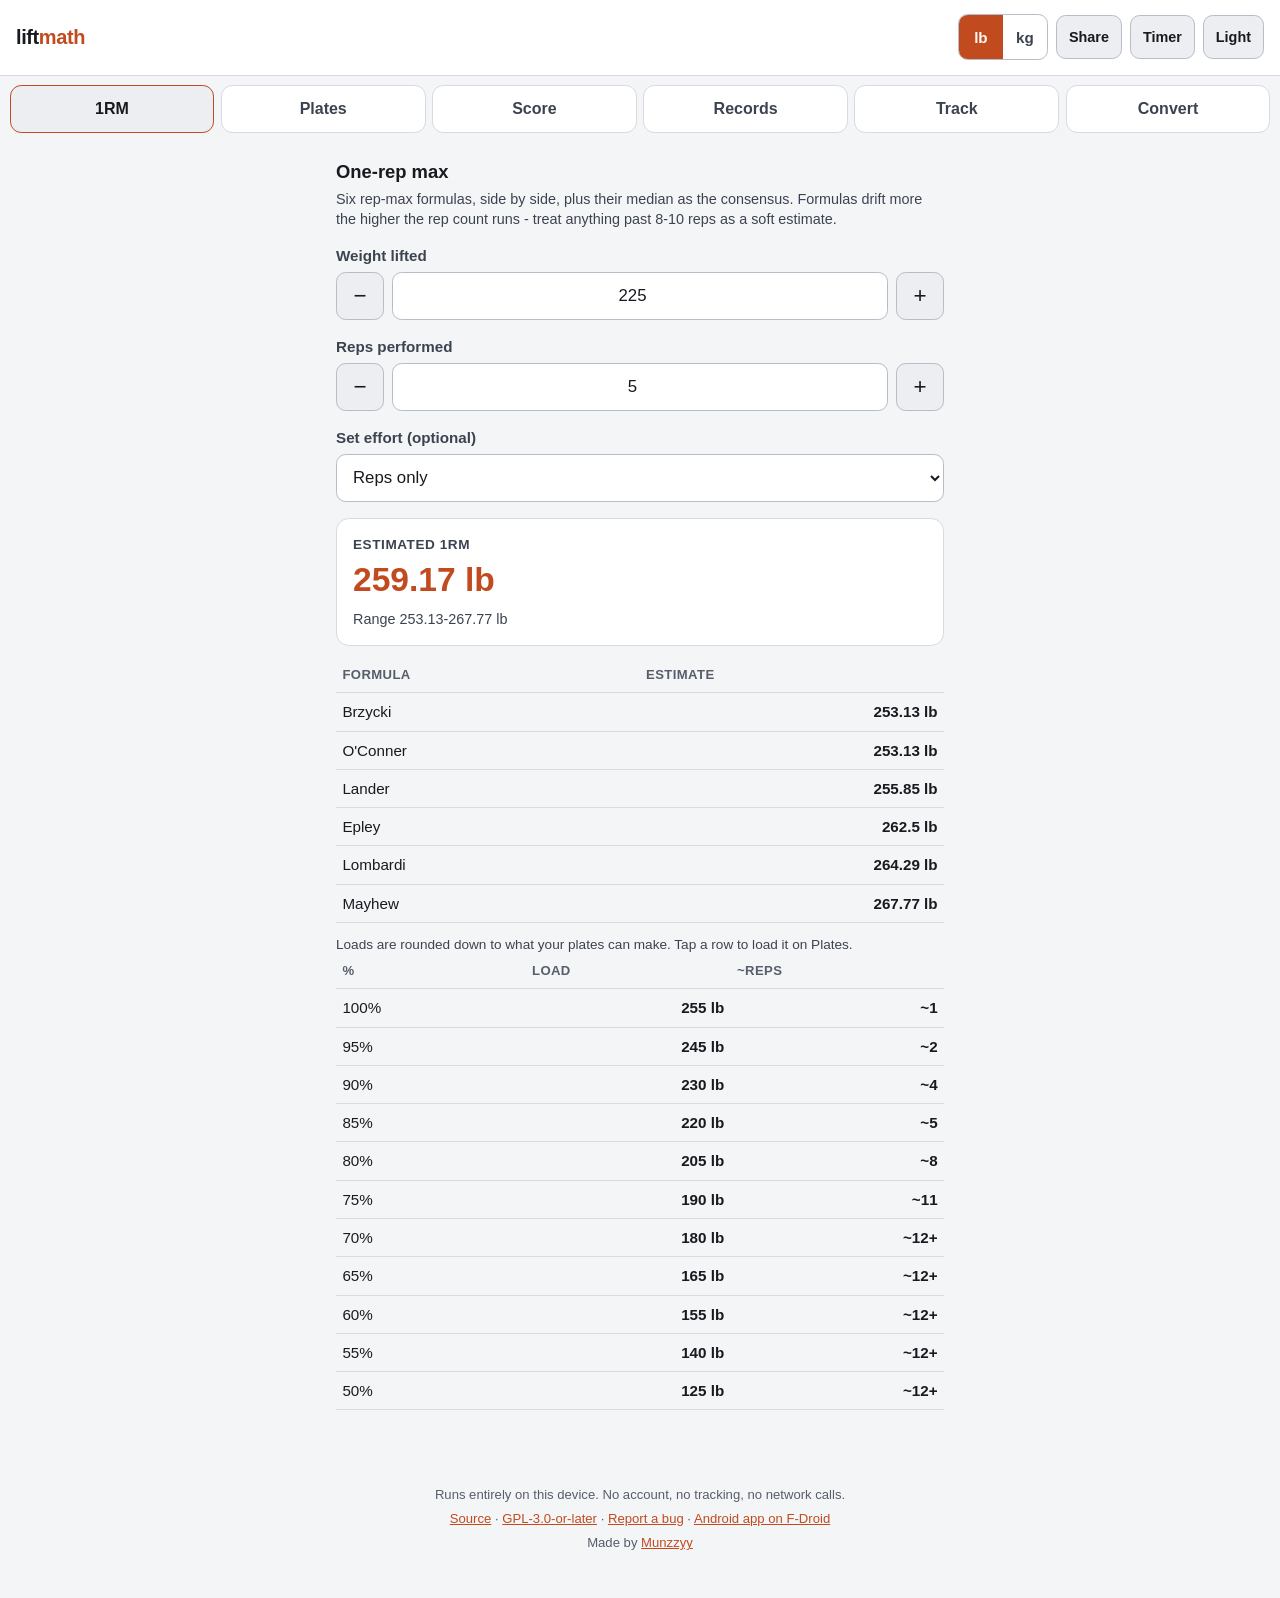
<file: web/index.html>
<!DOCTYPE html>
<html lang="en">
<head>
<meta charset="UTF-8" />
<meta name="viewport" content="width=device-width, initial-scale=1" />
<title>liftmath - 1RM, plates, strength score</title>
<meta name="description" content="Gym calculators: 1RM consensus, plate loading with a barbell diagram, Wilks/DOTS/IPF GL strength scores, and records for powerlifting, strongman, grip, and track &amp; field (world, college, high school). Free, works offline, no account, no ads." />
<meta property="og:title" content="liftmath - 1RM, plates, strength score" />
<meta property="og:description" content="Gym calculators: 1RM consensus, plate loading, Wilks/DOTS/IPF GL strength scores, and records. Free, works offline, no account, no ads." />
<meta property="og:type" content="website" />
<meta property="og:url" content="https://liftmath.munzzyy.dev/" />
<meta property="og:image" content="https://liftmath.munzzyy.dev/social-card.png" />
<meta property="og:image:width" content="1200" />
<meta property="og:image:height" content="630" />
<meta name="twitter:card" content="summary_large_image" />
<meta name="twitter:title" content="liftmath - 1RM, plates, strength score" />
<meta name="twitter:description" content="Gym calculators: 1RM consensus, plate loading, Wilks/DOTS/IPF GL strength scores, and records. Free, works offline, no account, no ads." />
<meta name="twitter:image" content="https://liftmath.munzzyy.dev/social-card.png" />
<link rel="canonical" href="https://liftmath.munzzyy.dev/" />
<meta name="theme-color" content="#101216" />
<meta http-equiv="Content-Security-Policy" content="default-src 'self'; script-src 'self' 'sha256-fWIjZPuIDRs11lC0LAjuD/hjoJVyn2ZdQ9oS2icIdXg='; style-src 'self'; img-src 'self'; connect-src 'self'; base-uri 'none'; form-action 'none'; frame-ancestors 'none'" />
<script>
(function () {
  try {
    var t = localStorage.getItem("liftmath:theme");
    if (t === "light" || t === "dark") document.documentElement.setAttribute("data-theme", t);
  } catch (e) {}
})();
</script>
<link rel="manifest" href="manifest.json" />
<link rel="icon" href="icons/icon-192.png" />
<link rel="apple-touch-icon" href="icons/icon-192.png" />
<link rel="stylesheet" href="css/styles.css" />
<script type="application/ld+json">
{
  "@context": "https://schema.org",
  "@type": "WebApplication",
  "name": "liftmath",
  "description": "Gym calculators: 1RM consensus, plate loading with a barbell diagram, Wilks/DOTS/IPF GL strength scores, and records for powerlifting, strongman, grip, and track & field.",
  "url": "https://liftmath.munzzyy.dev/",
  "applicationCategory": "HealthApplication",
  "operatingSystem": "Any",
  "offers": {
    "@type": "Offer",
    "price": "0",
    "priceCurrency": "USD"
  }
}
</script>
</head>
<body>
<a class="visually-hidden" href="#main-content" id="skip-link">Skip to content</a>
<div class="visually-hidden" role="status" id="status-announcer"></div>

<header class="app-header">
  <h1 class="app-title"><span id="app-title-lift">lift</span><span class="accent" id="app-title-math">math</span></h1>
  <div class="header-controls">
    <div class="unit-toggle" role="group" aria-label="Weight unit" id="unit-toggle-group">
      <button type="button" id="unit-lb" aria-pressed="true">lb</button>
      <button type="button" id="unit-kg" aria-pressed="false">kg</button>
    </div>
    <button type="button" class="icon-btn" id="share-btn">Share</button>
    <button type="button" class="icon-btn" id="timer-toggle-btn" aria-expanded="false" aria-controls="timer-sheet">Timer</button>
    <button type="button" class="icon-btn" id="theme-toggle-btn" aria-pressed="false">Dark</button>
  </div>
</header>

<div class="timer-sheet" id="timer-sheet" role="dialog" aria-modal="true" aria-labelledby="timer-title" hidden>
  <div class="timer-sheet-inner">
    <button type="button" class="icon-btn" id="timer-close-btn" aria-label="Close timer">&times;</button>

    <div id="timer-picker">
      <p class="timer-label" id="timer-title">Rest timer</p>
      <div class="chip-row" role="group" aria-label="Preset duration" id="timer-preset-group">
        <button type="button" class="chip" data-seconds="60">1:00</button>
        <button type="button" class="chip" data-seconds="90">1:30</button>
        <button type="button" class="chip" data-seconds="120">2:00</button>
        <button type="button" class="chip" data-seconds="180">3:00</button>
        <button type="button" class="chip" data-seconds="300">5:00</button>
      </div>
      <div class="field">
        <label for="timer-custom-seconds" id="timer-custom-label">Custom (seconds)</label>
        <div class="stepper-row">
          <input type="number" id="timer-custom-seconds" inputmode="numeric" min="1" step="5" value="90" />
          <button type="button" id="timer-custom-start-btn">Start</button>
        </div>
      </div>
    </div>

    <div id="timer-running" hidden>
      <div class="timer-ring" id="timer-ring">
        <span id="timer-display">0:00</span>
      </div>
      <button type="button" id="timer-stop-btn">Stop</button>
    </div>
  </div>
</div>

<nav class="tabs" role="tablist" aria-label="Calculators" id="tabs-list">
  <button class="tab" role="tab" id="tab-btn-onerm" aria-controls="tool-onerm" aria-selected="true" tabindex="0">1RM</button>
  <button class="tab" role="tab" id="tab-btn-plates" aria-controls="tool-plates" aria-selected="false" tabindex="-1">Plates</button>
  <button class="tab" role="tab" id="tab-btn-score" aria-controls="tool-score" aria-selected="false" tabindex="-1">Score</button>
  <button class="tab" role="tab" id="tab-btn-records" aria-controls="tool-records" aria-selected="false" tabindex="-1">Records</button>
  <button class="tab" role="tab" id="tab-btn-track" aria-controls="tool-track" aria-selected="false" tabindex="-1">Track</button>
  <button class="tab" role="tab" id="tab-btn-convert" aria-controls="tool-convert" aria-selected="false" tabindex="-1">Convert</button>
</nav>

<main id="main-content">

  <noscript>
    <p class="notice notice-warn" id="noscript-notice">The calculators do their math in JavaScript on your
      own device, so this page needs JavaScript turned on. If you'd rather keep it off, the same math ships
      as a command-line tool at
      <a href="https://github.com/munzzyy/liftmath" rel="noopener">github.com/munzzyy/liftmath</a>.</p>
  </noscript>

  <!-- ============ 1RM consensus ============ -->
  <section class="tool-panel" id="tool-onerm" role="tabpanel" aria-labelledby="tab-btn-onerm" tabindex="0">
    <h2 id="onerm-heading">One-rep max</h2>
    <p class="disclaimer" id="onerm-disclaimer">Six rep-max formulas, side by side, plus their median as the consensus.
      Formulas drift more the higher the rep count runs - treat anything past 8-10 reps as a soft estimate.</p>

    <div class="field">
      <label for="onerm-weight" id="onerm-weight-label">Weight lifted</label>
      <div class="stepper-row">
        <button class="stepper-btn" id="onerm-weight-dec" aria-label="Decrease weight">&minus;</button>
        <input type="number" id="onerm-weight" inputmode="decimal" value="225" min="0" step="5" />
        <button class="stepper-btn" id="onerm-weight-inc" aria-label="Increase weight">+</button>
      </div>
    </div>
    <div class="field">
      <label for="onerm-reps" id="onerm-reps-label">Reps performed</label>
      <div class="stepper-row">
        <button class="stepper-btn" id="onerm-reps-dec" aria-label="Decrease reps">&minus;</button>
        <input type="number" id="onerm-reps" inputmode="numeric" value="5" min="1" step="1" />
        <button class="stepper-btn" id="onerm-reps-inc" aria-label="Increase reps">+</button>
      </div>
    </div>
    <div class="field">
      <label for="onerm-effort-mode" id="onerm-effort-mode-label">Set effort (optional)</label>
      <div class="stepper-row">
        <select id="onerm-effort-mode">
          <option value="none">Reps only</option>
          <option value="rpe">RPE</option>
          <option value="rir">RIR</option>
        </select>
        <input type="number" id="onerm-effort-value" inputmode="decimal" step="0.5" min="6" max="10"
               value="9" hidden aria-labelledby="onerm-effort-mode-label" />
      </div>
      <p class="hint" id="onerm-effort-hint" hidden>RPE/RIR estimate the reps you had left; the math treats
        those as extra reps performed. Source: Zourdos et al. 2016.</p>
    </div>

    <div class="results" id="onerm-results" aria-live="polite">
      <!-- filled by app.js -->
    </div>
  </section>

  <!-- ============ Plate loading ============ -->
  <section class="tool-panel" id="tool-plates" role="tabpanel" aria-labelledby="tab-btn-plates" tabindex="0" hidden>
    <h2 id="plates-heading">Plate loading</h2>

    <div class="field">
      <label for="plates-target" id="plates-target-label">Target barbell weight</label>
      <div class="stepper-row">
        <button class="stepper-btn" id="plates-target-dec" aria-label="Decrease target weight">&minus;</button>
        <input type="number" id="plates-target" inputmode="decimal" value="225" min="0" step="5" />
        <button class="stepper-btn" id="plates-target-inc" aria-label="Increase target weight">+</button>
      </div>
    </div>

    <div class="field">
      <span id="plates-preset-label">Bar / setup</span>
      <div class="chip-row" role="group" aria-labelledby="plates-preset-label" id="plates-preset-group">
        <button type="button" class="chip" data-preset="standard" aria-pressed="true" id="plates-preset-standard-btn">Standard</button>
        <button type="button" class="chip" data-preset="womens" aria-pressed="false" id="plates-preset-womens-btn">Women's bar (15kg)</button>
        <button type="button" class="chip" data-preset="metric-no-45" aria-pressed="false" id="plates-preset-metricno45-btn">Metric, no 45lb-eq.</button>
        <button type="button" class="chip" data-preset="my-plates" aria-pressed="false" id="plates-preset-myplates-btn">My plates</button>
      </div>
      <p class="hint" id="plates-preset-hint">Women's bar and metric-no-45 are always kg, regardless of the unit toggle above.</p>
    </div>

    <div id="plates-inventory-fields" hidden>
      <div class="field">
        <label for="plates-inventory-bar" id="plates-inventory-bar-label">Bar weight</label>
        <div class="stepper-row">
          <button class="stepper-btn" id="plates-inventory-bar-dec" aria-label="Decrease bar weight">&minus;</button>
          <input type="number" id="plates-inventory-bar" inputmode="decimal" value="45" min="0" step="2.5" />
          <button class="stepper-btn" id="plates-inventory-bar-inc" aria-label="Increase bar weight">+</button>
        </div>
      </div>
      <div class="field">
        <label for="plates-inventory-spec" id="plates-inventory-spec-label">My plates (per side)</label>
        <input type="text" id="plates-inventory-spec" inputmode="text" value="45x4,25x1,10x2,5x2,2.5x1" />
        <p class="hint" id="plates-inventory-hint">Format: SIZExCOUNT pairs separated by commas, e.g.
          "45x4,25x1,10x2,5x2,2.5x1" - four 45s, one 25, two 10s, two 5s, one 2.5 available per side.</p>
      </div>
    </div>

    <div class="results" id="plates-results" aria-live="polite"></div>
    <div class="barbell-wrap" id="plates-barbell-wrap"></div>
    <div id="plates-legend"></div>

    <div class="field">
      <button type="button" class="chip" id="plates-warmup-toggle" aria-pressed="false">Warm-up ramp</button>
    </div>
    <div class="results" id="plates-warmup-results" aria-live="polite" hidden></div>
  </section>

  <!-- ============ Strength score ============ -->
  <section class="tool-panel" id="tool-score" role="tabpanel" aria-labelledby="tab-btn-score" tabindex="0" hidden>
    <h2 id="score-heading">Strength score</h2>
    <p class="disclaimer" id="score-disclaimer">Wilks (2020 + original), DOTS, and IPF GL points, shown side by side rather
      than picked as one "correct" answer - they're fit to slightly different samples and disagree at the extremes.</p>

    <div class="field">
      <label for="score-total" id="score-total-label">Total (or single-lift result)</label>
      <div class="stepper-row">
        <button class="stepper-btn" id="score-total-dec" aria-label="Decrease total">&minus;</button>
        <input type="number" id="score-total" inputmode="decimal" value="500" min="0" step="5" />
        <button class="stepper-btn" id="score-total-inc" aria-label="Increase total">+</button>
      </div>
    </div>
    <div class="field">
      <label for="score-bodyweight" id="score-bodyweight-label">Bodyweight</label>
      <div class="stepper-row">
        <button class="stepper-btn" id="score-bodyweight-dec" aria-label="Decrease bodyweight">&minus;</button>
        <input type="number" id="score-bodyweight" inputmode="decimal" value="183" min="1" step="1" />
        <button class="stepper-btn" id="score-bodyweight-inc" aria-label="Increase bodyweight">+</button>
      </div>
    </div>
    <div class="field">
      <span id="score-sex-label">Sex (formula coefficients)</span>
      <div class="radio-row" role="group" aria-labelledby="score-sex-label" id="score-sex-group">
        <button type="button" class="chip" data-sex="male" aria-pressed="true" id="score-sex-male-btn">Male</button>
        <button type="button" class="chip" data-sex="female" aria-pressed="false" id="score-sex-female-btn">Female</button>
      </div>
    </div>
    <div class="field">
      <span id="score-equip-label">Compare against</span>
      <div class="radio-row" role="group" aria-labelledby="score-equip-label" id="score-equip-group">
        <button type="button" class="chip" data-equip="raw" aria-pressed="true" id="score-equip-raw-btn">Raw</button>
        <button type="button" class="chip" data-equip="equipped" aria-pressed="false" id="score-equip-equipped-btn">Equipped</button>
      </div>
    </div>

    <div class="results" id="score-results" aria-live="polite"></div>
  </section>

  <!-- ============ World records ============ -->
  <section class="tool-panel" id="tool-records" role="tabpanel" aria-labelledby="tab-btn-records" tabindex="0" hidden>
    <h2 id="records-heading">World records</h2>
    <p class="disclaimer" id="records-disclaimer">Powerlifting records are computed from the OpenPowerlifting
      database (all-time = heaviest sanctioned lift in any federation; tested = drug-tested meets only).
      Strongman and grip records are hand-curated with a citation per entry. A bundled snapshot can trail
      the current record.</p>

    <div class="field">
      <span id="records-sport-label">Sport</span>
      <div class="chip-row" role="group" aria-labelledby="records-sport-label" id="records-sport-group">
        <button type="button" class="chip" data-sport="powerlifting" aria-pressed="true" id="records-sport-powerlifting-btn">Powerlifting</button>
        <button type="button" class="chip" data-sport="strongman" aria-pressed="false" id="records-sport-strongman-btn">Strongman</button>
        <button type="button" class="chip" data-sport="grip" aria-pressed="false" id="records-sport-grip-btn">Grip</button>
      </div>
    </div>

    <div class="field">
      <span id="records-sex-label">Sex</span>
      <div class="radio-row" role="group" aria-labelledby="records-sex-label" id="records-sex-group">
        <button type="button" class="chip" data-sex="male" aria-pressed="true" id="records-sex-male-btn">Male</button>
        <button type="button" class="chip" data-sex="female" aria-pressed="false" id="records-sex-female-btn">Female</button>
      </div>
    </div>

    <div id="records-pl-fields">
      <div class="field">
        <span id="records-lift-label">Lift</span>
        <div class="chip-row" role="group" aria-labelledby="records-lift-label" id="records-lift-group">
          <button type="button" class="chip" data-lift="squat" aria-pressed="false" id="records-lift-squat-btn">Squat</button>
          <button type="button" class="chip" data-lift="bench" aria-pressed="false" id="records-lift-bench-btn">Bench</button>
          <button type="button" class="chip" data-lift="deadlift" aria-pressed="true" id="records-lift-deadlift-btn">Deadlift</button>
          <button type="button" class="chip" data-lift="total" aria-pressed="false" id="records-lift-total-btn">Total</button>
        </div>
      </div>
      <div class="field">
        <label for="records-equip" id="records-equip-label">Equipment</label>
        <select id="records-equip">
          <option value="raw" selected>Raw</option>
          <option value="wraps">Raw + wraps</option>
          <option value="single-ply">Single-ply</option>
          <option value="multi-ply">Multi-ply</option>
        </select>
      </div>
      <div class="field">
        <label for="records-class" id="records-class-label">Weight class</label>
        <select id="records-class"><!-- options filled per sex by app.js --></select>
      </div>
      <div class="field">
        <label for="records-bodyweight" id="records-bodyweight-label">Or your bodyweight (picks the class)</label>
        <div class="stepper-row">
          <button class="stepper-btn" id="records-bodyweight-dec" aria-label="Decrease bodyweight">&minus;</button>
          <input type="number" id="records-bodyweight" inputmode="decimal" min="1" step="1" />
          <button class="stepper-btn" id="records-bodyweight-inc" aria-label="Increase bodyweight">+</button>
        </div>
      </div>
    </div>

    <div id="records-event-fields" hidden>
      <div class="field">
        <label for="records-event" id="records-event-label">Event</label>
        <select id="records-event"><!-- options filled per sport by app.js --></select>
      </div>
    </div>

    <div class="field">
      <label for="records-compare" id="records-compare-label">Your lift (optional - shown as % of the record)</label>
      <div class="stepper-row">
        <button class="stepper-btn" id="records-compare-dec" aria-label="Decrease your lift">&minus;</button>
        <input type="number" id="records-compare" inputmode="decimal" min="0" step="5" />
        <button class="stepper-btn" id="records-compare-inc" aria-label="Increase your lift">+</button>
      </div>
    </div>

    <div class="results" id="records-results" aria-live="polite"></div>
  </section>

  <!-- ============ Track & field records ============ -->
  <section class="tool-panel" id="tool-track" role="tabpanel" aria-labelledby="tab-btn-track" tabindex="0" hidden>
    <h2 id="track-heading">Track &amp; field records</h2>
    <p class="disclaimer" id="track-disclaimer">World records (World Athletics), US collegiate records, and US
      national high-school records, hand-curated with a citation per entry. Levels aren't directly comparable -
      high-school throws use lighter implements, noted per record.</p>

    <div class="field">
      <span id="track-level-label">Level</span>
      <div class="chip-row" role="group" aria-labelledby="track-level-label" id="track-level-group">
        <button type="button" class="chip" data-level="world" aria-pressed="true" id="track-level-world-btn">World</button>
        <button type="button" class="chip" data-level="college" aria-pressed="false" id="track-level-college-btn">College</button>
        <button type="button" class="chip" data-level="high-school" aria-pressed="false" id="track-level-hs-btn">High school</button>
      </div>
    </div>

    <div class="field">
      <span id="track-sex-label">Sex</span>
      <div class="radio-row" role="group" aria-labelledby="track-sex-label" id="track-sex-group">
        <button type="button" class="chip" data-sex="male" aria-pressed="true" id="track-sex-male-btn">Male</button>
        <button type="button" class="chip" data-sex="female" aria-pressed="false" id="track-sex-female-btn">Female</button>
      </div>
    </div>

    <div class="field">
      <label for="track-event" id="track-event-label">Event</label>
      <select id="track-event"><!-- options filled per level+sex by app.js --></select>
    </div>

    <div class="field">
      <label for="track-compare" id="track-compare-label">Your mark (optional - "10.85", "4:12.3", or meters/points)</label>
      <input type="text" id="track-compare" inputmode="text" placeholder="e.g. 12.4 or 5:30" />
    </div>

    <div class="results" id="track-results" aria-live="polite"></div>
  </section>

  <!-- ============ Unit convert ============ -->
  <section class="tool-panel" id="tool-convert" role="tabpanel" aria-labelledby="tab-btn-convert" tabindex="0" hidden>
    <h2 id="convert-heading">Unit convert</h2>
    <p class="disclaimer" id="convert-disclaimer">Plain lb &harr; kg, using the exact international avoirdupois pound
      (1 lb = 0.45359237 kg) - no rounded approximation.</p>

    <div class="field">
      <label for="convert-weight" id="convert-weight-label">Weight</label>
      <div class="stepper-row">
        <button class="stepper-btn" id="convert-weight-dec" aria-label="Decrease weight">&minus;</button>
        <input type="number" id="convert-weight" inputmode="decimal" value="225" min="0" step="5" />
        <button class="stepper-btn" id="convert-weight-inc" aria-label="Increase weight">+</button>
      </div>
    </div>

    <div class="results" id="convert-results" aria-live="polite"></div>
  </section>

</main>

<footer class="app-footer">
  <p>Runs entirely on this device. No account, no tracking, no network calls.</p>
  <p class="footer-links">
    <a href="https://github.com/munzzyy/liftmath" target="_blank" rel="noopener">Source</a> ·
    <a href="https://github.com/munzzyy/liftmath/blob/main/LICENSE" target="_blank" rel="noopener">GPL-3.0-or-later</a> ·
    <a href="https://github.com/munzzyy/liftmath/issues" target="_blank" rel="noopener">Report a bug</a> ·
    <a href="https://f-droid.org/packages/io.github.munzzyy.liftmath/" target="_blank" rel="noopener">Android app on F-Droid</a>
  </p>
  <p class="footer-links">Made by <a href="https://github.com/munzzyy" target="_blank" rel="noopener">Munzzyy</a></p>
</footer>

<script type="module" src="js/app.js"></script>
</body>
</html>
</file>
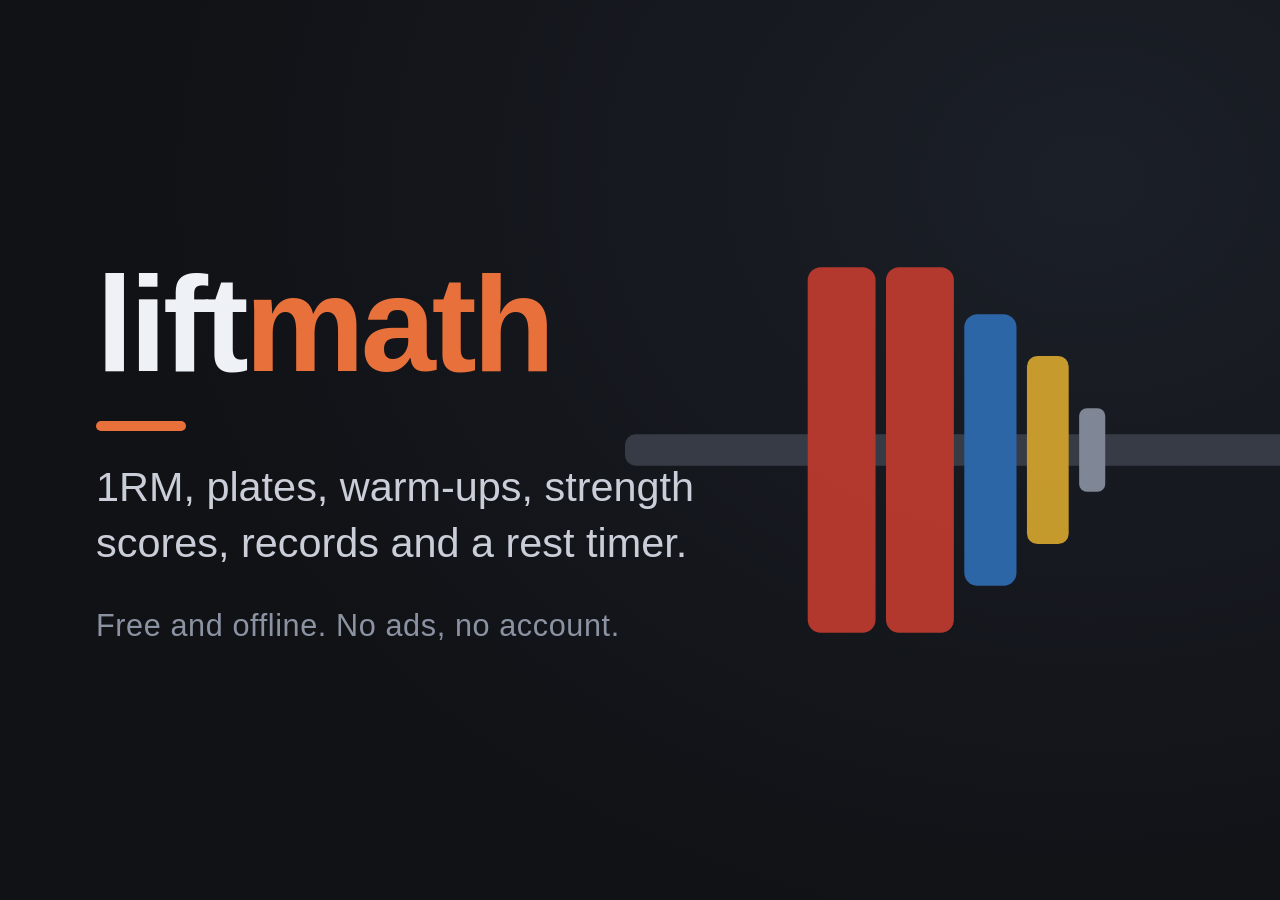
<file: tools/cards/card.html>
<!doctype html>
<html lang="en">
<head>
<meta charset="utf-8">
<title>liftmath card</title>
<style>
  html, body { margin: 0; width: 100vw; height: 100vh; overflow: hidden; }
  body {
    background: radial-gradient(120% 140% at 85% 20%, #1b1f27 0%, #101216 60%);
    color: #eef1f6;
    font-family: "Inter", "Helvetica Neue", Arial, sans-serif;
    display: flex; align-items: center;
    position: relative;
  }
  .text { padding-left: 7.5vw; max-width: 50vw; position: relative; z-index: 1; }
  h1 { font-size: 15vh; font-weight: 800; letter-spacing: -0.03em; margin: 0; line-height: 1; }
  h1 span { color: #e8703a; }
  .rule { width: 7vw; height: 1.1vh; background: #e8703a; border-radius: 1vh; margin: 3.2vh 0 3.2vh; }
  p { font-size: 4.6vh; line-height: 1.35; margin: 0; color: #c9ced8; }
  .foot { margin-top: 4vh; font-size: 3.4vh; color: #8b93a3; letter-spacing: 0.02em; }
  svg { position: absolute; right: -10vw; top: 50%; transform: translateY(-50%); height: 58vh; opacity: 0.9; }
</style>
</head>
<body>
  <div class="text">
    <h1>lift<span>math</span></h1>
    <div class="rule"></div>
    <p>1RM, plates, warm-ups, strength scores, records and a rest timer.</p>
    <div class="foot">Free and offline. No ads, no account.</div>
  </div>
  <svg viewBox="0 0 300 200" aria-hidden="true">
    <rect x="0" y="94" width="300" height="12" rx="4" fill="#3a3f4a"/>
    <rect x="70" y="30" width="26" height="140" rx="5" fill="#c43c30"/>
    <rect x="100" y="30" width="26" height="140" rx="5" fill="#c43c30"/>
    <rect x="130" y="48" width="20" height="104" rx="5" fill="#2f6fb5"/>
    <rect x="154" y="64" width="16" height="72" rx="4" fill="#d9a82e"/>
    <rect x="174" y="84" width="10" height="32" rx="3" fill="#8b93a3"/>
  </svg>
</body>
</html>
</file>
<file: web/css/styles.css>
/* liftmath - "steel and chalk": cool graphite surfaces, chalk-white ink, a
   hot-iron accent. Dark is the default identity (a gym's ambient light is
   rarely bright white); light is available as an explicit override and is
   also honored automatically via prefers-color-scheme when no override has
   been chosen yet. See js/app.js's tiny theme toggle for how [data-theme]
   gets set - all the actual color values live here, keyed off that
   attribute, so the JS stays a thin "which block applies" switch. */

:root {
  --color-bg: #101216;
  --color-surface: #181b21;
  --color-surface-alt: #1f232b;
  --color-border: #2a2f39;
  --color-border-strong: #3a4150;
  --color-ink: #f4f5f7;
  --color-ink-dim: #c7cbd4;
  --color-faint: #9aa1ad;
  --color-accent: #e08347;
  --color-accent-ink: #1a1006;
  --color-danger: #ff8a80;
  --color-focus: #e08347;

  --plate-25: #d94f4f;
  --plate-20: #4f7fd9;
  --plate-15: #d9c34f;
  --plate-10: #4fae5a;
  --plate-5: #e8e8ea;
  --plate-2_5: #202329;
  --plate-1_25: #b7bdc7;
  --plate-other: #7d8797;
  --bar-steel: #7d8797;

  color-scheme: dark;
}

@media (prefers-color-scheme: light) {
  :root:not([data-theme]) {
    --color-bg: #f4f5f7;
    --color-surface: #ffffff;
    --color-surface-alt: #eceef1;
    --color-border: #d7dae0;
    --color-border-strong: #b7bdc7;
    --color-ink: #171a1f;
    --color-ink-dim: #3c4350;
    --color-faint: #565e6b;
    --color-accent: #c14b1f;
    --color-accent-ink: #fff7f2;
    --color-danger: #b3261e;
    --color-focus: #c14b1f;

    --plate-25: #c23b3b;
    --plate-20: #3b63b3;
    --plate-15: #b39c2f;
    --plate-10: #3b8a46;
    --plate-5: #e3e5e8;
    --plate-2_5: #23262c;
    --plate-1_25: #9aa1ad;
    --plate-other: #6b7480;
    --bar-steel: #6b7480;

    color-scheme: light;
  }
}

[data-theme="light"] {
  --color-bg: #f4f5f7;
  --color-surface: #ffffff;
  --color-surface-alt: #eceef1;
  --color-border: #d7dae0;
  --color-border-strong: #b7bdc7;
  --color-ink: #171a1f;
  --color-ink-dim: #3c4350;
  --color-faint: #565e6b;
  --color-accent: #c14b1f;
  --color-accent-ink: #fff7f2;
  --color-danger: #b3261e;
  --color-focus: #c14b1f;

  --plate-25: #c23b3b;
  --plate-20: #3b63b3;
  --plate-15: #b39c2f;
  --plate-10: #3b8a46;
  --plate-5: #e3e5e8;
  --plate-2_5: #23262c;
  --plate-1_25: #9aa1ad;
  --plate-other: #6b7480;
  --bar-steel: #6b7480;

  color-scheme: light;
}

[data-theme="dark"] {
  color-scheme: dark;
}

* {
  box-sizing: border-box;
}

html,
body {
  margin: 0;
  padding: 0;
}

body {
  background: var(--color-bg);
  color: var(--color-ink);
  font-family: -apple-system, BlinkMacSystemFont, "Segoe UI", Roboto, Helvetica, Arial, sans-serif;
  line-height: 1.4;
  -webkit-text-size-adjust: 100%;
}

.visually-hidden {
  position: absolute;
  width: 1px;
  height: 1px;
  padding: 0;
  margin: -1px;
  overflow: hidden;
  clip: rect(0, 0, 0, 0);
  white-space: nowrap;
  border: 0;
}

a.visually-hidden:focus {
  position: fixed;
  top: 0.5rem;
  left: 0.5rem;
  width: auto;
  height: auto;
  margin: 0;
  padding: 0.6rem 1rem;
  clip: auto;
  overflow: visible;
  background: var(--color-accent);
  color: var(--color-accent-ink);
  border-radius: 0.5rem;
  z-index: 1000;
}

:focus-visible {
  outline: 3px solid var(--color-focus);
  outline-offset: 2px;
}

/* ---------- header ---------- */

.app-header {
  display: flex;
  align-items: center;
  justify-content: space-between;
  gap: 0.75rem;
  padding: 0.9rem 1rem;
  border-bottom: 1px solid var(--color-border);
  background: var(--color-surface);
  position: sticky;
  top: 0;
  z-index: 10;
}

.app-title {
  margin: 0;
  font-size: 1.25rem;
  font-weight: 800;
  letter-spacing: -0.02em;
}

.app-title .accent {
  color: var(--color-accent);
}

.header-controls {
  display: flex;
  align-items: center;
  gap: 0.5rem;
}

.unit-toggle {
  display: flex;
  border: 1px solid var(--color-border-strong);
  border-radius: 0.6rem;
  overflow: hidden;
}

.unit-toggle button {
  min-height: 44px;
  min-width: 44px;
  padding: 0 0.75rem;
  border: none;
  background: transparent;
  color: var(--color-ink-dim);
  font-weight: 700;
  font-size: 0.95rem;
  cursor: pointer;
  font-variant-numeric: tabular-nums;
}

.unit-toggle button[aria-pressed="true"] {
  background: var(--color-accent);
  color: var(--color-accent-ink);
}

.icon-btn {
  min-height: 44px;
  min-width: 44px;
  padding: 0 0.75rem;
  border: 1px solid var(--color-border-strong);
  border-radius: 0.6rem;
  background: var(--color-surface-alt);
  color: var(--color-ink);
  font-size: 0.9rem;
  font-weight: 600;
  cursor: pointer;
}

/* ---------- tabs ---------- */

.tabs {
  display: flex;
  gap: 0.4rem;
  padding: 0.6rem;
  background: var(--color-bg);
  position: sticky;
  top: 64px;
  z-index: 9;
}

.tab {
  flex: 1 1 0;
  min-height: 48px;
  border: 1px solid var(--color-border);
  border-radius: 0.7rem;
  background: var(--color-surface);
  color: var(--color-ink-dim);
  font-size: 1rem;
  font-weight: 700;
  cursor: pointer;
}

.tab[aria-selected="true"] {
  background: var(--color-surface-alt);
  border-color: var(--color-accent);
  color: var(--color-ink);
}

/* ---------- main / panels ---------- */

main {
  padding: 0.75rem 1rem 3rem;
  max-width: 640px;
  margin: 0 auto;
}

.tool-panel h2 {
  margin: 0.25rem 0 0.25rem;
  font-size: 1.15rem;
}

.disclaimer {
  margin: 0 0 1rem;
  color: var(--color-ink-dim);
  font-size: 0.9rem;
}

.hint {
  margin: 0.35rem 0 0;
  color: var(--color-ink-dim);
  font-size: 0.85rem;
}

/* ---------- fields ---------- */

.field {
  margin-bottom: 1rem;
}

.field > label,
.field > span {
  display: block;
  margin-bottom: 0.35rem;
  font-weight: 600;
  font-size: 0.95rem;
  color: var(--color-ink-dim);
}

input[type="number"],
input[type="text"],
select {
  width: 100%;
  min-height: 48px;
  padding: 0.5rem 0.75rem;
  font-size: 1.05rem;
  font-variant-numeric: tabular-nums;
  border: 1px solid var(--color-border-strong);
  border-radius: 0.6rem;
  background: var(--color-surface);
  color: var(--color-ink);
}

select {
  font-variant-numeric: normal;
}

/* ---------- steppers ---------- */

.stepper-row {
  display: flex;
  align-items: stretch;
  gap: 0.5rem;
}

.stepper-row input {
  text-align: center;
  flex: 1 1 auto;
  min-width: 0;
}

.stepper-btn {
  flex: 0 0 auto;
  width: 48px;
  min-height: 48px;
  font-size: 1.4rem;
  line-height: 1;
  border: 1px solid var(--color-border-strong);
  border-radius: 0.6rem;
  background: var(--color-surface-alt);
  color: var(--color-ink);
  cursor: pointer;
}

.stepper-btn:active {
  background: var(--color-accent);
  color: var(--color-accent-ink);
}

/* ---------- chips ---------- */

.chip-row,
.radio-row {
  display: flex;
  flex-wrap: wrap;
  gap: 0.5rem;
}

.chip {
  min-height: 44px;
  padding: 0 0.9rem;
  border: 1px solid var(--color-border-strong);
  border-radius: 999px;
  background: var(--color-surface);
  color: var(--color-ink-dim);
  font-size: 0.92rem;
  font-weight: 600;
  cursor: pointer;
}

.chip[aria-pressed="true"] {
  background: var(--color-accent);
  border-color: var(--color-accent);
  color: var(--color-accent-ink);
}

/* ---------- results ---------- */

.results {
  margin-top: 0.5rem;
}

.result-hero {
  padding: 1rem;
  border-radius: 0.8rem;
  background: var(--color-surface);
  border: 1px solid var(--color-border);
  margin-bottom: 0.75rem;
}

.result-hero .result-label {
  margin: 0 0 0.15rem;
  color: var(--color-ink-dim);
  font-size: 0.85rem;
  font-weight: 600;
  text-transform: uppercase;
  letter-spacing: 0.04em;
}

.result-hero .result-value {
  margin: 0;
  font-size: 2.1rem;
  font-weight: 800;
  font-variant-numeric: tabular-nums;
  color: var(--color-accent);
}

.result-hero .result-sub {
  margin: 0.35rem 0 0;
  color: var(--color-ink-dim);
  font-size: 0.9rem;
  font-variant-numeric: tabular-nums;
}

.notice {
  padding: 0.6rem 0.8rem;
  border-radius: 0.6rem;
  background: var(--color-surface-alt);
  border: 1px solid var(--color-border-strong);
  color: var(--color-ink-dim);
  font-size: 0.88rem;
  margin-bottom: 0.75rem;
}

.notice.notice-warn {
  color: var(--color-danger);
  border-color: var(--color-danger);
}

table.result-table {
  width: 100%;
  border-collapse: collapse;
  font-variant-numeric: tabular-nums;
  margin-bottom: 0.75rem;
}

table.result-table th,
table.result-table td {
  padding: 0.5rem 0.4rem;
  text-align: left;
  border-bottom: 1px solid var(--color-border);
  font-size: 0.95rem;
}

table.result-table th {
  color: var(--color-faint);
  font-weight: 700;
  font-size: 0.82rem;
  text-transform: uppercase;
  letter-spacing: 0.03em;
}

table.result-table td.num {
  text-align: right;
  font-weight: 600;
}

.onerm-percent-row {
  cursor: pointer;
}

/* Apart from :hover, since a WebView without :focus-visible drops a whole selector list. */
.onerm-percent-row:hover {
  background: var(--color-surface-alt);
}

.onerm-percent-row:focus-visible {
  background: var(--color-surface-alt);
  outline: 2px solid var(--color-focus);
  outline-offset: -2px;
}

/* ---------- barbell ---------- */

.barbell-wrap {
  overflow-x: auto;
  padding: 0.5rem 0;
  margin-bottom: 0.5rem;
}

.barbell-svg {
  width: 100%;
  height: auto;
  min-width: 320px;
  display: block;
}

.barbell-svg .bar {
  fill: var(--bar-steel);
}

.barbell-svg .plate text {
  font-size: 11px;
  font-weight: 700;
  fill: var(--color-bg);
  font-variant-numeric: tabular-nums;
}

.barbell-svg .plate text[data-plate-color="--plate-2_5"] {
  fill: var(--color-ink);
}

.plate-legend {
  display: flex;
  flex-wrap: wrap;
  gap: 0.5rem 1rem;
  margin-bottom: 0.75rem;
  font-size: 0.88rem;
  font-variant-numeric: tabular-nums;
  color: var(--color-ink-dim);
}

.plate-legend .swatch {
  display: inline-block;
  width: 0.85em;
  height: 0.85em;
  border-radius: 0.2em;
  margin-right: 0.35em;
  vertical-align: -0.1em;
  border: 1px solid var(--color-border-strong);
}

.plate-legend .swatch[data-plate-color="--plate-25"] { background: var(--plate-25); }
.plate-legend .swatch[data-plate-color="--plate-20"] { background: var(--plate-20); }
.plate-legend .swatch[data-plate-color="--plate-15"] { background: var(--plate-15); }
.plate-legend .swatch[data-plate-color="--plate-10"] { background: var(--plate-10); }
.plate-legend .swatch[data-plate-color="--plate-5"] { background: var(--plate-5); }
.plate-legend .swatch[data-plate-color="--plate-2_5"] { background: var(--plate-2_5); }
.plate-legend .swatch[data-plate-color="--plate-1_25"] { background: var(--plate-1_25); }
.plate-legend .swatch[data-plate-color="--plate-other"] { background: var(--plate-other); }

/* ---------- footer ---------- */

.app-footer {
  max-width: 640px;
  margin: 0 auto;
  padding: 1rem 1rem 2.5rem;
  color: var(--color-faint);
  font-size: 0.82rem;
  text-align: center;
}

.app-footer p {
  margin: 0 0 0.35rem;
}

.footer-links a {
  color: var(--color-accent);
}

/* ---------- world records ---------- */

.record-scope {
  display: block;
  margin-top: 0.1rem;
  text-transform: none;
  letter-spacing: normal;
  font-weight: 600;
  color: var(--color-faint);
}

.record-meter {
  margin-top: 0.6rem;
  height: 0.55rem;
  border-radius: 999px;
  background: var(--color-surface-alt);
  border: 1px solid var(--color-border);
  overflow: hidden;
}

.record-meter-fill {
  height: 100%;
  border-radius: 999px;
  background: var(--color-accent);
}

.record-card a,
.results .hint a {
  color: var(--color-accent);
}

/* Six tabs now share the bar - shrink the labels a notch on narrow phones
   so "Records" and "Convert" don't overflow their pills. */
@media (max-width: 480px) {
  .tab {
    font-size: 0.82rem;
    padding-left: 0.1rem;
    padding-right: 0.1rem;
  }
}

/* ---------- rest timer ---------- */

/* [hidden] has to win over the flex display below - an author rule beats the
   UA stylesheet's [hidden] { display: none } at equal specificity, so
   without this the sheet would render even while hidden was set. */
.timer-sheet[hidden] {
  display: none;
}

.timer-sheet {
  position: fixed;
  top: 0;
  right: 0;
  bottom: 0;
  left: 0;
  background: rgba(0, 0, 0, 0.5);
  z-index: 20;
  display: flex;
  align-items: flex-end;
}

.timer-sheet-inner {
  position: relative;
  width: 100%;
  max-width: 480px;
  margin: 0 auto;
  padding: 1.5rem 1.25rem 2rem;
  background: var(--color-surface);
  border-top: 1px solid var(--color-border);
  border-radius: 1rem 1rem 0 0;
  text-align: center;
}

#timer-close-btn {
  position: absolute;
  top: 0.5rem;
  right: 0.5rem;
  font-size: 1.4rem;
  line-height: 1;
  background: transparent;
  border: none;
  color: var(--color-ink-dim);
}

.timer-label {
  font-weight: 600;
  margin: 0 0 0.75rem;
}

.timer-ring {
  --pct: 0;
  width: 200px;
  height: 200px;
  margin: 0.5rem auto 1.25rem;
  border-radius: 50%;
  display: flex;
  align-items: center;
  justify-content: center;
  background: conic-gradient(var(--color-accent) calc(var(--pct) * 1%), var(--color-border) 0);
}

.timer-ring span {
  width: 168px;
  height: 168px;
  border-radius: 50%;
  background: var(--color-surface);
  display: flex;
  align-items: center;
  justify-content: center;
  font-size: 2.2rem;
  font-weight: 700;
  font-variant-numeric: tabular-nums;
}

#timer-preset-group {
  justify-content: center;
}

#timer-picker .field {
  margin-top: 1.25rem;
  text-align: left;
}

#timer-custom-start-btn {
  flex: 0 0 auto;
  min-height: 48px;
  padding: 0 1.25rem;
  border: 1px solid var(--color-accent);
  border-radius: 0.6rem;
  background: var(--color-accent);
  color: var(--color-accent-ink);
  font-weight: 600;
  cursor: pointer;
}

#timer-stop-btn {
  min-height: 44px;
  padding: 0 1.5rem;
  border: 1px solid var(--color-border-strong);
  border-radius: 0.6rem;
  background: var(--color-surface-alt);
  color: var(--color-ink);
  font-weight: 600;
  cursor: pointer;
}

/* Share added a third icon button to a header that only had room for two on
   a narrow phone - shrink the padding/gap rather than let it scroll sideways. */
@media (max-width: 400px) {
  .header-controls {
    gap: 0.3rem;
  }

  .icon-btn {
    padding: 0 0.5rem;
    font-size: 0.82rem;
  }
}
</file>
